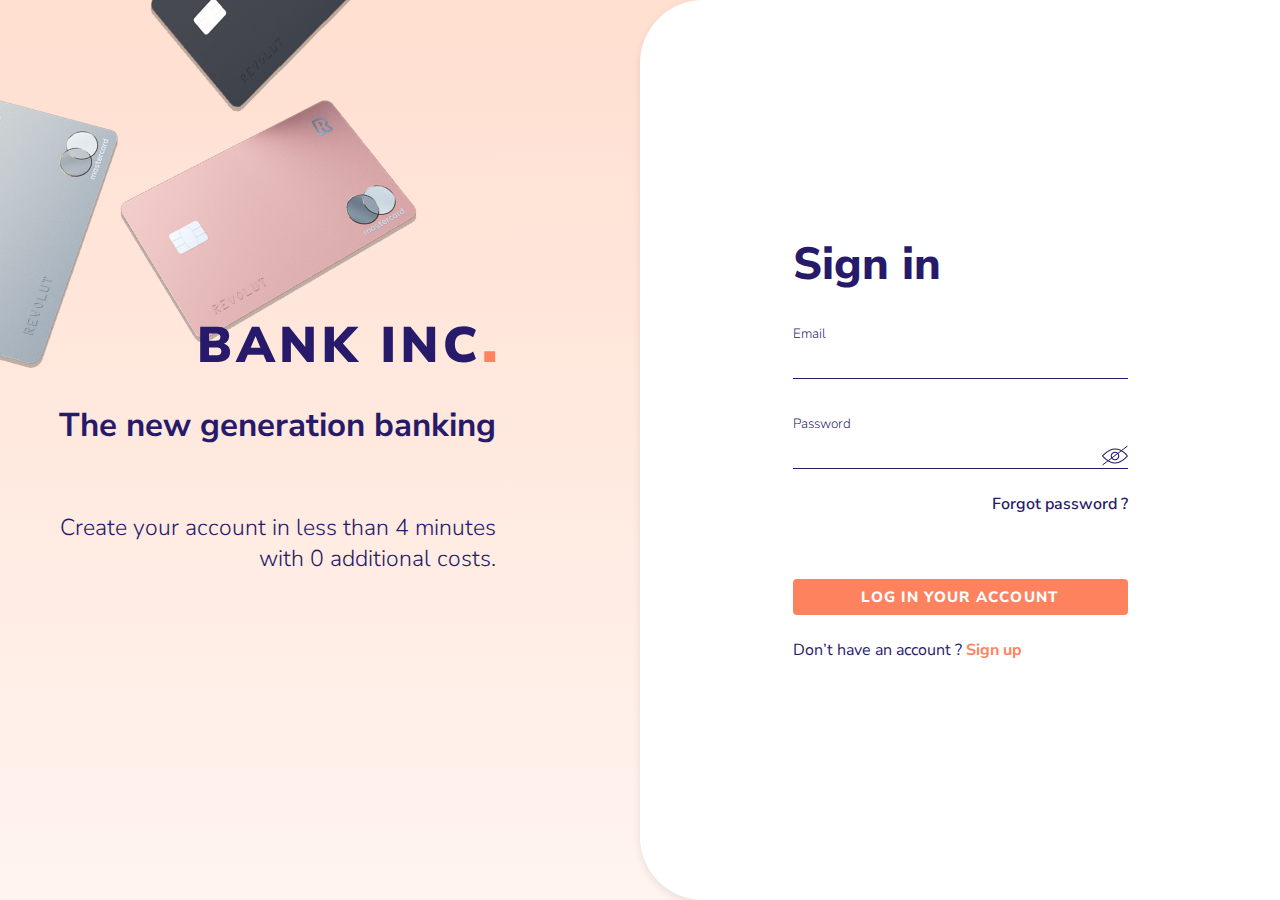
<file: index.html>
<!DOCTYPE html>
<html lang="fr">
<head>
    <meta charset="UTF-8">
    <link href="https://fonts.googleapis.com/css2?family=Nunito+Sans:ital,wght@0,200;0,300;0,400;0,600;0,700;0,800;0,900;1,200;1,300;1,400;1,600;1,700;1,800;1,900&display=swap" rel="stylesheet">
    <title>Bank Inc - Sign in</title>
    <link href="style.css" rel="stylesheet">
    <link href="styles/style_signin.css" rel="stylesheet">
</head>
<body>
  <main>
    <section class="visual">
      <div>
        <img src="assets/logo.svg" alt="">
        <h2>The new generation banking</h2>
        <h3>Create your account in less than 4 minutes with 0 additional costs.</h3>
      </div>
    </section>
    <section class="form">
      <form action="index.html" method="post">
        <h1>Sign in</h1>
        <div class="inputs">
          <label class="txt_description" for="email-input">Email</label>
          <input class="body_txt" id="email-input" type="email" placeholder="" name="email" required>
        </div>
        <div class="inputs unsee">
          <label class="txt_description" for="password-input">Password</label>
          <input class="body_txt" id="password-input" type="password" placeholder="" name="password" required>
        </div>
        <h4><a href="pages/forgot_password.html">Forgot password ?</a></h4>
        <input type="submit" class='button_default button_txt js-submit-login-button' value="Log in your account" >
        <p class="body_txt">Don’t have an account ? <a class="accentuation" href="pages/signup.html">Sign up</a></p>
      </form>
    </section>
  </main>
  <script src="script.js" ></script>
</body>
</html>
</file>
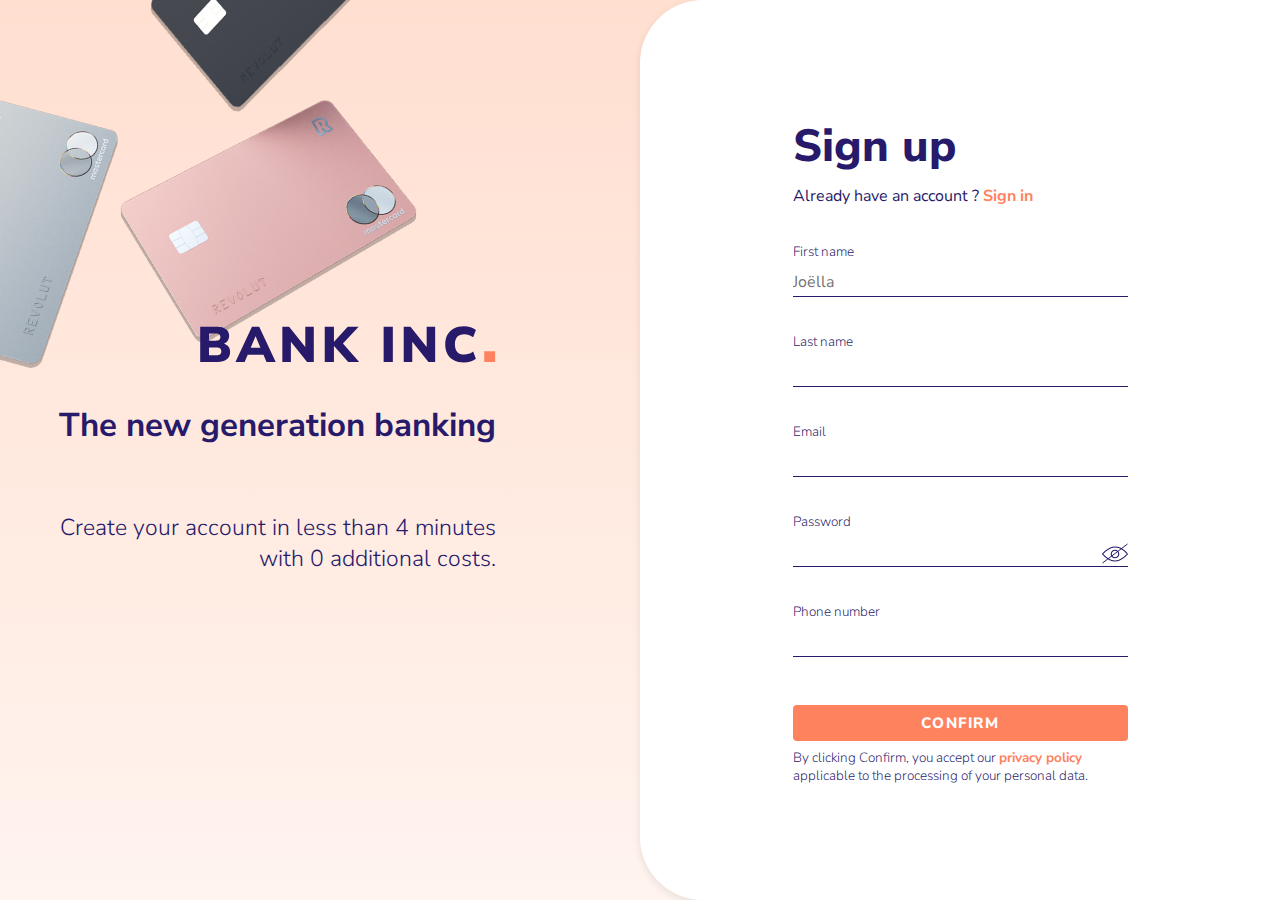
<file: signup.html>
<!DOCTYPE html>
<html lang="fr">
<head>
    <meta charset="UTF-8">
    <link href="https://fonts.googleapis.com/css2?family=Nunito+Sans:ital,wght@0,200;0,300;0,400;0,600;0,700;0,800;0,900;1,200;1,300;1,400;1,600;1,700;1,800;1,900&display=swap" rel="stylesheet">
    <title>Bank Inc - Sign up</title>
    <link href="style_signup.css" rel="stylesheet">
</head>
<body>
  <main>
    <section class="visual">
      <div>
        <img src="assets/logo.svg" alt="">
        <h2>The new generation banking</h2>
        <h3>Create your account in less than 4 minutes with 0 additional costs.</h3>
      </div>
    </section>
    <section class="form">
      <form action="index.html" method="post">
        <h1>Sign up</h1>
        <p class="body_txt">Already have an account ? <a class="accentuation" href="index.html">Sign in</a></p>
        <div class="inputs">
            <label class="txt_description" for="first-name-input">First name</label>
            <input class="body_txt"type="text" placeholder="Joëlla" name="first-name" required>
        </div>
        <div class="inputs">
            <label class="txt_description" for="last-name-input">Last name</label>
            <input class="body_txt" type="text" name="last-name" required>
        </div>
        <div class="inputs">
          <label class="txt_description" for="email-input">Email</label>
          <input class="body_txt" type="email" name="email" required>
        </div>
        <div class="inputs unsee">
          <label class="txt_description" for="password-input">Password</label>
          <input class="body_txt" id="password-input" type="password" name="password" required>
        </div>
        <div class="inputs">
            <label class="txt_description" for="phone-input">Phone number</label>
            <input class="body_txt" id="phone-input" type="tel" name="phone" required>
        </div>
        <input type="submit" class='button_default button_txt js-submit-login-button' value="Confirm" >
        <p class="txt_description">By clicking Confirm, you accept our <a class="accentuation" href="#">privacy policy</a> applicable to the processing of your personal data.</p>
      </form>
    </section>
  </main>
  <script src="script.js" ></script>
</body>
</html>
</file>
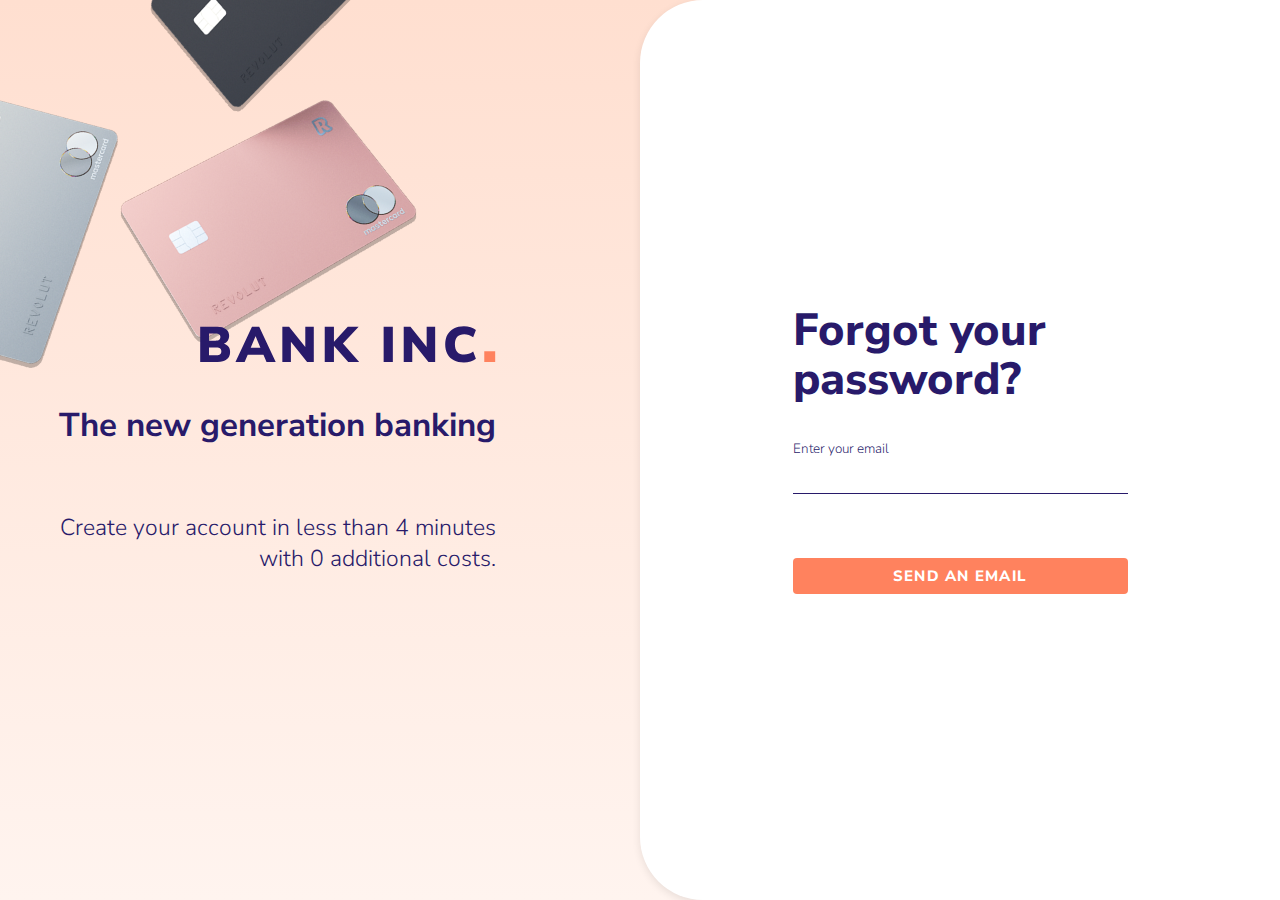
<file: pages/forgot_password.html>
<!DOCTYPE html>
<html lang="fr">
<head>
    <meta charset="UTF-8">
    <link href="https://fonts.googleapis.com/css2?family=Nunito+Sans:ital,wght@0,200;0,300;0,400;0,600;0,700;0,800;0,900;1,200;1,300;1,400;1,600;1,700;1,800;1,900&display=swap" rel="stylesheet">
    <title>Bank Inc - Forgot Password</title>
    <link href="../style.css" rel="stylesheet">
    <link href="../styles/style_signin.css" rel="stylesheet">
</head>
<body>
  <main>
    <section class="visual">
      <div>
        <img src="../assets/logo.svg" alt="">
        <h2>The new generation banking</h2>
        <h3>Create your account in less than 4 minutes with 0 additional costs.</h3>
      </div>
    </section>
    <section class="form">
      <form action="index.html" method="post">
        <h1>Forgot your password?</h1>
        <div class="inputs">
          <label class="txt_description" for="email-input">Enter your email</label>
          <input class="body_txt" id="email-input" type="email" placeholder="" name="email" required>
        </div>
        <a href="reset_password.html">
          <input type="button" class='button_default button_txt js-submit-login-button' value="Send an email" >
        </a>
      </form>
    </section>
  </main>
  <script src="../script.js" ></script>
</body>
</html>
</file>
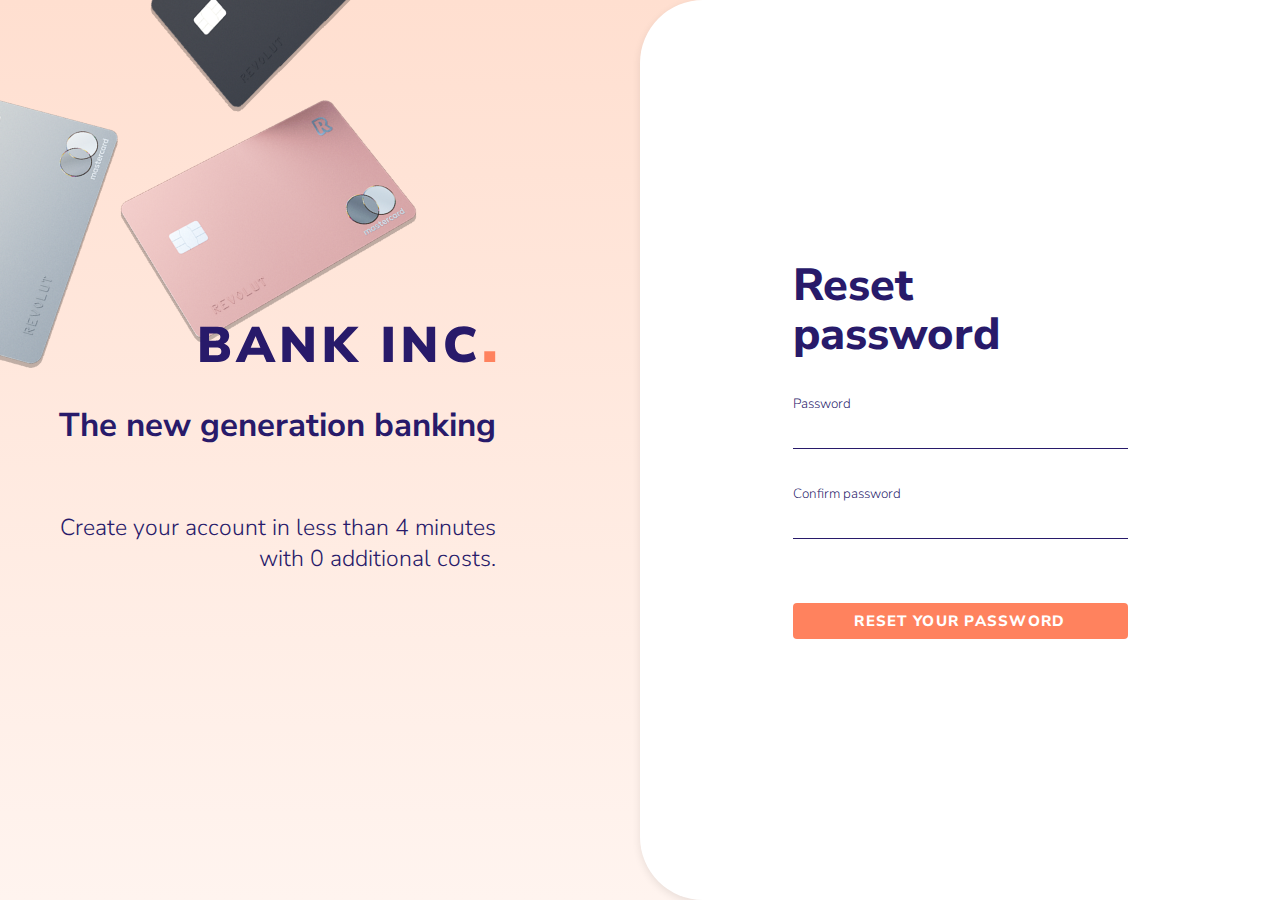
<file: pages/reset_password.html>
<!DOCTYPE html>
<html lang="fr">
<head>
    <meta charset="UTF-8">
    <link href="https://fonts.googleapis.com/css2?family=Nunito+Sans:ital,wght@0,200;0,300;0,400;0,600;0,700;0,800;0,900;1,200;1,300;1,400;1,600;1,700;1,800;1,900&display=swap" rel="stylesheet">
    <title>Bank Inc - Forgot Password</title>
    <link href="../style.css" rel="stylesheet">
    <link href="../styles/style_signin.css" rel="stylesheet">
</head>
<body>
  <main>
    <section class="visual">
      <div>
        <img src="../assets/logo.svg" alt="">
        <h2>The new generation banking</h2>
        <h3>Create your account in less than 4 minutes with 0 additional costs.</h3>
      </div>
    </section>
    <section class="form">
      <form action="index.html" method="post">
        <h1>Reset password</h1>
        <div class="inputs">
            <label class="txt_description" for="password-input">Password</label>
            <input class="body_txt" type="password" name="password" required>
        </div>
        <div class="inputs">
            <label class="txt_description" for="confirm_password-input">Confirm password</label>
            <input class="body_txt" type="password" name="confirm-password" required>
        </div>
        <input type="submit" class='button_default button_txt js-submit-login-button' value="Reset your password" >
      </form>
    </section>
  </main>
  <script src="../script.js" ></script>
</body>
</html>
</file>
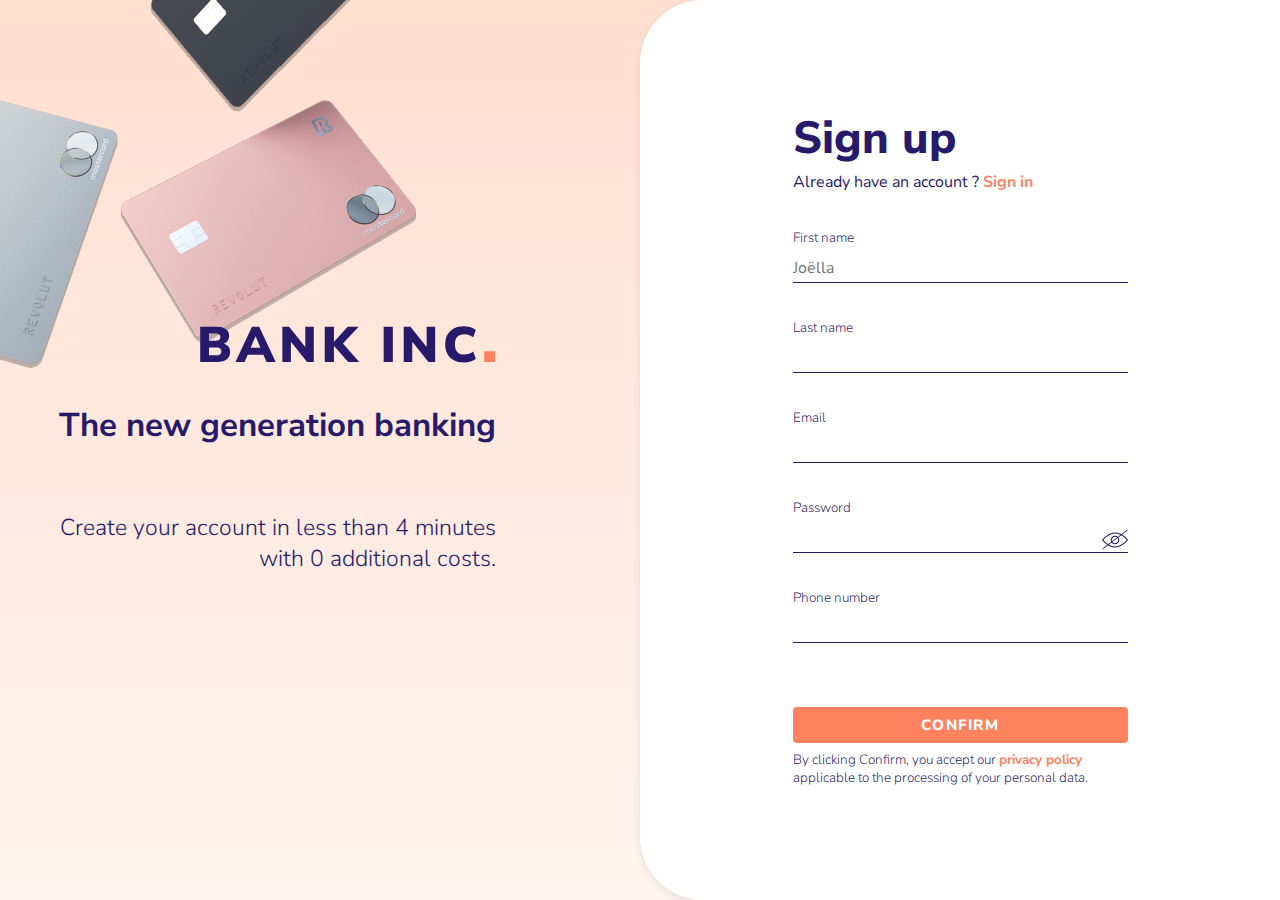
<file: pages/signup.html>
<!DOCTYPE html>
<html lang="fr">
<head>
    <meta charset="UTF-8">
    <link href="https://fonts.googleapis.com/css2?family=Nunito+Sans:ital,wght@0,200;0,300;0,400;0,600;0,700;0,800;0,900;1,200;1,300;1,400;1,600;1,700;1,800;1,900&display=swap" rel="stylesheet">
    <title>Bank Inc - Sign up</title>
    <link href="../style.css" rel="stylesheet">
    <link href="../styles/style_signup.css" rel="stylesheet">
</head>
<body>
  <main>
    <section class="visual">
      <div>
        <img src="../assets/logo.svg" alt="">
        <h2>The new generation banking</h2>
        <h3>Create your account in less than 4 minutes with 0 additional costs.</h3>
      </div>
    </section>
    <section class="form">
      <form action="index.html" method="post">
        <h1>Sign up</h1>
        <p class="body_txt">Already have an account ? <a class="accentuation" href="../index.html">Sign in</a></p>
        <div class="inputs">
            <label class="txt_description" for="first-name-input">First name</label>
            <input class="body_txt"type="text" placeholder="Joëlla" name="first-name" required>
        </div>
        <div class="inputs">
            <label class="txt_description" for="last-name-input">Last name</label>
            <input class="body_txt" type="text" name="last-name" required>
        </div>
        <div class="inputs">
          <label class="txt_description" for="email-input">Email</label>
          <input class="body_txt" type="email" name="email" required>
        </div>
        <div class="inputs unsee">
          <label class="txt_description" for="password-input">Password</label>
          <input class="body_txt" id="password-input" type="password" name="password" required>
        </div>
        <div class="inputs">
            <label class="txt_description" for="phone-input">Phone number</label>
            <input class="body_txt" id="phone-input" type="tel" name="phone" required>
        </div>
        <input type="submit" class='button_default button_txt js-submit-login-button' value="Confirm" >
        <p class="txt_description">By clicking Confirm, you accept our <a class="accentuation" href="#">privacy policy</a> applicable to the processing of your personal data.</p>
      </form>
    </section>
  </main>
  <script src="../script.js" ></script>
</body>
</html>
</file>
<file: style.css>
*{
  margin: 0;
  padding: 0;
}


/**
COLOR & SPACING
**/
body{
  --primary-color : #281A6A;
  --secondary-color : #FF825E;
  --unvalid-color : #BD2525;
  --white-color : #ffffff;
  --main-font : 'Nunito Sans', sans-serif;
  --spacing-1 : 8px;
  --spacing-2 : 16px;
  --spacing-3 : 24px;
  --spacing-4 : 36px;
  --spacing-5 : 48px;
  --spacing-6 : 64px;
  --transition-base : all 0.3s ease-out;
  background-image: url('assets/illustrationCards.png'), linear-gradient(#FFDFD0, #FFF4EF);
  background-position: top left;
  background-repeat: no-repeat;
}


/**
STYLES DE TEXTES
**/
h1{
  font-family: var(--main-font);
  font-style: normal;
  font-weight: 800;
  font-size: 45px;
  line-height: 49px;
  color: var(--primary-color);
}

h2{
  font-family: var(--main-font);
  font-style: normal;
  font-weight: bold;
  font-size: 33px;
  line-height: 45px;
  color: var(--primary-color);
}

h3{
  font-family: var(--main-font);
  font-style: normal;
  font-weight: 300;
  font-size: 23px;
  line-height: 31px;
  color: var(--primary-color);
}

h4{
  font-family: var(--main-font);
  font-style: normal;
  font-weight: 600;
  font-size: 16px;
  line-height: 22px;
  color: var(--primary-color);
}

.body_txt{
  font-family: var(--main-font);
  font-style: normal;
  font-weight: normal;
  font-size: 16px;
  line-height: 22px;
  color: var(--primary-color);
}

.txt_description{
  font-family: var(--main-font);
  font-style: normal;
  font-weight: 275;
  font-size: 13.5px;
  line-height: 18px;
  color: var(--primary-color);
}

.button_txt{
  font-family: var(--main-font);
  font-style: normal;
  font-weight: 800;
  font-size: 15px;
  line-height: 20px;
  letter-spacing: 0.085em;
  text-transform: uppercase;
  color: var(--primary-color);
}

.accentuation{
  color: var(--secondary-color);
  font-weight: bold;
}


/**
COMPONENTS INPUTS
**/
div.inputs{
display: flex;
flex-direction: column;
margin-top: var(--spacing-4);
}

div.inputs label{
  margin-bottom: var(--spacing-1);
}

div.inputs input{
  height: 27px;
  width: 335px;
  border: none;
  outline: none;
  background: transparent;
  border-bottom: 0.5px solid var(--primary-color);
}

div.inputs_valid input{
  background-image: url("assets/valid.svg");
  background-position: right;
  background-repeat: no-repeat;
}

div.inputs_unvalid input{
  background-image: url("assets/unvalid.svg");
  background-position: right;
  background-repeat: no-repeat;
  border-bottom: 0.5px solid var(--unvalid-color);
}

div.inputs.unsee{
  background-image: url("assets/unsee.svg");
  background-position: right bottom;
  background-repeat: no-repeat;
}

/**
COMPONENTS BUTTONS
**/
.button_default{
  background-color: var(--secondary-color);
  color: var(--white-color);
  padding: 8px 32px;
  margin-top: var(--spacing-6);
  border: none;
  cursor: pointer;
  border-radius: 4px;
  width: 100%;

  transition: var(--transition-base);
}

.button_default:hover{
  background: var(--white-color);
  border: 1px solid var(--secondary-color);
  color: var(--secondary-color) ;
}

.button_active{
  background-color: #DB5B44;
}

.button_default:focus{
  box-shadow: 0px 0px 8px var(--secondary-color);
  outline: none;
}

.button_disabled{
  opacity: 0.45;
}
</file>
<file: styles/style_signin.css>
/**
Main CSS
**/
main{
    display: flex;
    flex-direction: row;
  }
  
  section{
    height: 100vh;
  }
  
  section.visual{
    width: 50vw;
    display: flex;
    justify-content: flex-end;
    align-items: center;
  }
  
  section.visual div{
    text-align: right;
    width: 444px;
    margin-right: calc((var(--spacing-6)*2) + var(--spacing-2));
  }
  
  section.visual div img{
    margin-bottom: var(--spacing-4);
  }
  
  section.visual div h2{
    margin-bottom: var(--spacing-6);
  }
  
  section.form{
    background-color: var(--white-color);
    border-radius: 63px 0px 0px 63px;
    box-shadow: 0px 3px 8px rgba(0, 0, 0, 0.09);
    width: 50vw;
    display: flex;
    flex-direction: column;
    justify-content: center;
    align-items: center;
  }
  
  form{
    display: flex;
    flex-direction: column;
    width: 335px;
  }
  
  form p{
    margin-top: var(--spacing-3);
  }
  
  form h4{
    margin-top: var(--spacing-3);
    text-align: right;
    cursor: pointer;
  }
  
  form h4:hover{
    text-decoration: underline;
    transition: var(--transition-base);
  }
  
  
  form a{
    text-decoration: none;
    cursor: pointer;
    color: var(--primary-color);
  }
  
  form a:hover{
    text-decoration: underline;
    transition: var(--transition-base);
  }
</file>
<file: style_signup.css>
*{
    margin: 0;
    padding: 0;
  }
  
  
  /**
  UI KIT : COLOR & SPACING
  **/
  body{
    --primary-color : #281A6A;
    --secondary-color : #FF825E;
    --unvalid-color : #BD2525;
    --white-color : #ffffff;
    --main-font : 'Nunito Sans', sans-serif;
    --spacing-1 : 8px;
    --spacing-2 : 16px;
    --spacing-3 : 24px;
    --spacing-4 : 36px;
    --spacing-5 : 48px;
    --spacing-6 : 64px;
    --transition-base : all 0.3s ease-out;
    background-image: url('assets/illustrationCards.png'), linear-gradient(#FFDFD0, #FFF4EF);
    background-position: top left;
    background-repeat: no-repeat;
  
  }
  
  
  /**
  UI KIT : TEXTES
  **/
  h1{
    font-family: var(--main-font);
    font-style: normal;
    font-weight: 800;
    font-size: 45px;
    line-height: 61px;
    color: var(--primary-color);
  }
  
  h2{
    font-family: var(--main-font);
    font-style: normal;
    font-weight: bold;
    font-size: 33px;
    line-height: 45px;
    color: var(--primary-color);
  }
  
  h3{
    font-family: var(--main-font);
    font-style: normal;
    font-weight: 300;
    font-size: 23px;
    line-height: 31px;
    color: var(--primary-color);
  }
  
  h4{
    font-family: var(--main-font);
    font-style: normal;
    font-weight: 600;
    font-size: 16px;
    line-height: 22px;
    color: var(--primary-color);
  }
  
  .body_txt{
    font-family: var(--main-font);
    font-style: normal;
    font-weight: normal;
    font-size: 16px;
    line-height: 22px;
    color: var(--primary-color);
  }
  
  .txt_description{
    font-family: var(--main-font);
    font-style: normal;
    font-weight: 275;
    font-size: 13.5px;
    line-height: 18px;
    color: var(--primary-color);
  }
  
  .button_txt{
    font-family: var(--main-font);
    font-style: normal;
    font-weight: 800;
    font-size: 15px;
    line-height: 20px;
    letter-spacing: 0.085em;
    text-transform: uppercase;
    color: var(--primary-color);
  }
  
  .accentuation{
    color: var(--secondary-color);
    font-weight: bold;
  }
  
  
  /**
  UI KIT : Input
  **/
  div.inputs{
    display: flex;
    flex-direction: column;
    margin-top: var(--spacing-4);
  }
  
  div.inputs label{
    margin-bottom: var(--spacing-1);
  }
  
  div.inputs input{
    height: 27px;
    width: 335px;
    border: none;
    outline: none;
    background: transparent;
    border-bottom: 0.5px solid var(--primary-color);
  }
  
  div.inputs_valid input{
    background-image: url("assets/valid.svg");
    background-position: right;
    background-repeat: no-repeat;
  }
  
  div.inputs_unvalid input{
    background-image: url("assets/unvalid.svg");
    background-position: right;
    background-repeat: no-repeat;
    border-bottom: 0.5px solid var(--unvalid-color);
  }

  div.inputs.unsee{
    background-image: url("assets/unsee.svg");
    background-position: right bottom;
    background-repeat: no-repeat;
  }
  
  /**
  UI KIT : Buttons 
  **/
  .button_default{
    background-color: var(--secondary-color);
    color: var(--white-color);
    padding: 8px 32px;
    margin-top: var(--spacing-5);
    border: none;
    cursor: pointer;
    border-radius: 4px;
  
    transition: var(--transition-base);
  }
  
  .button_default:hover{
    background: var(--white-color);
    border: 1px solid var(--secondary-color);
    color: var(--secondary-color) ;
  }
  
  .button_focus{
    box-shadow: 0px 0px 8px var(--secondary-color);
  }
  
  .button_disabled{
    opacity: 0.45;
  }


  /**
Main CSS
**/
main{
    display: flex;
    flex-direction: row;
  }
  
  section{
    height: 100vh;
  }
  
  section.visual{
    width: 50vw;
    display: flex;
    justify-content: flex-end;
    align-items: center;
  }
  
  section.visual div{
    text-align: right;
    width: 444px;
    margin-right: calc((var(--spacing-6)*2) + var(--spacing-2));
  }
  
  section.visual div img{
    margin-bottom: var(--spacing-4);
  }
  
  section.visual div h2{
    margin-bottom: var(--spacing-6);
  }
  
  section.form{
    background-color: var(--white-color);
    border-radius: 63px 0px 0px 63px;
    box-shadow: 0px 3px 8px rgba(0, 0, 0, 0.09);
    width: 50vw;
    display: flex;
    flex-direction: column;
    justify-content: center;
    align-items: center;
  }
  
  form{
    display: flex;
    flex-direction: column;
    width: 335px;
  }
  
  form p{
    margin-top: var(--spacing-1);
  }
  
  form a{
    text-decoration: none;
    cursor: pointer;
  }
  
  form a:hover{
    text-decoration: underline;
    transition: var(--transition-base);
  }
</file>
<file: styles/style_signup.css>
/**
Main CSS
**/
main{
    display: flex;
    flex-direction: row;
  }
  
  section{
    height: 100vh;
  }
  
  section.visual{
    width: 50vw;
    display: flex;
    justify-content: flex-end;
    align-items: center;
  }
  
  section.visual div{
    text-align: right;
    width: 444px;
    margin-right: calc((var(--spacing-6)*2) + var(--spacing-2));
  }
  
  section.visual div img{
    margin-bottom: var(--spacing-4);
  }
  
  section.visual div h2{
    margin-bottom: var(--spacing-6);
  }
  
  section.form{
    background-color: var(--white-color);
    border-radius: 63px 0px 0px 63px;
    box-shadow: 0px 3px 8px rgba(0, 0, 0, 0.09);
    width: 50vw;
    display: flex;
    flex-direction: column;
    justify-content: center;
    align-items: center;
  }
  
  form{
    display: flex;
    flex-direction: column;
    width: 335px;
  }
  
  form p{
    margin-top: var(--spacing-1);
  }
  
  form a{
    text-decoration: none;
    cursor: pointer;
  }
  
  form a:hover{
    text-decoration: underline;
    transition: var(--transition-base);
  }
</file>
